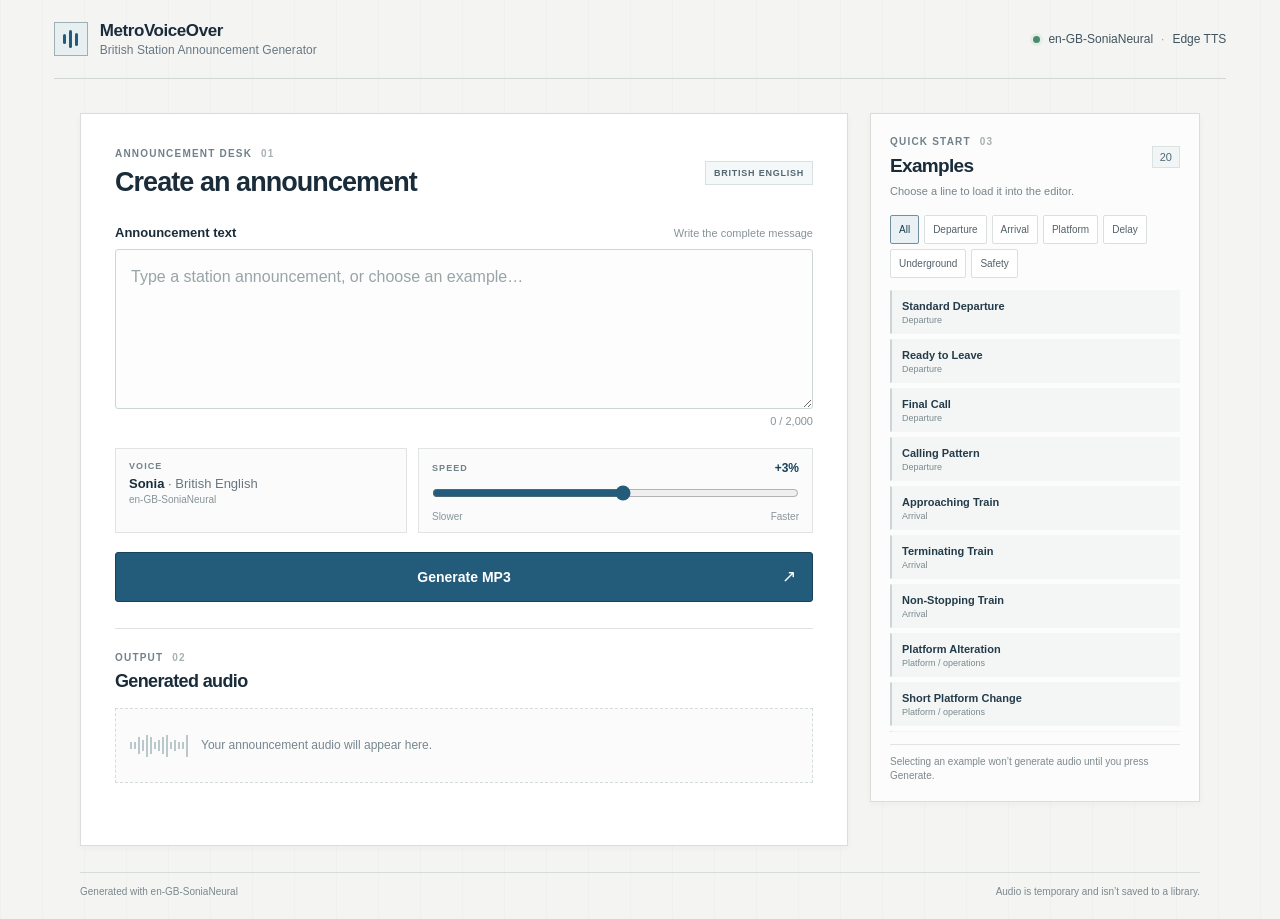
<file: index.html>
<!doctype html>
<html lang="en-GB">
  <head>
    <meta charset="utf-8" />
    <meta name="viewport" content="width=device-width, initial-scale=1, viewport-fit=cover" />
    <meta name="theme-color" content="#f4f5f3" />
    <meta name="description" content="Generate British railway and Underground station announcements with Sonia neural speech." />
    <title>MetroVoiceOver — British Station Announcement Generator</title>
    <link rel="icon" type="image/svg+xml" href="/favicon.svg" />
    <link rel="stylesheet" href="/styles.css" />
    <script type="module" src="/app.js"></script>
  </head>
  <body>
    <div class="app-shell">
      <header class="site-header">
        <a class="brand" href="/" aria-label="MetroVoiceOver home">
          <span class="brand-mark" aria-hidden="true"><span></span><span></span><span></span></span>
          <span class="brand-copy">
            <span class="brand-name">MetroVoiceOver</span>
            <span class="brand-description">British Station Announcement Generator</span>
          </span>
        </a>
        <div class="voice-status">
          <span class="status-light" aria-hidden="true"></span>
          <span>en-GB-SoniaNeural</span>
          <span class="status-divider" aria-hidden="true">·</span>
          <span>Edge TTS</span>
        </div>
      </header>

      <main class="workbench">
        <section class="editor-panel" aria-labelledby="editor-title">
          <div class="panel-heading">
            <div>
              <p class="eyebrow">ANNOUNCEMENT DESK <span>01</span></p>
              <h1 id="editor-title">Create an announcement</h1>
            </div>
            <span class="language-tag">BRITISH ENGLISH</span>
          </div>

          <form id="announcementForm" novalidate>
            <div class="field-heading">
              <label for="announcementText">Announcement text</label>
              <span class="field-hint">Write the complete message</span>
            </div>
            <textarea
              id="announcementText"
              name="text"
              maxlength="2000"
              rows="5"
              placeholder="Type a station announcement, or choose an example…"
              aria-describedby="characterCount inputError"
              required
            ></textarea>
            <div class="editor-meta">
              <span id="inputError" class="input-error" role="status" aria-live="polite"></span>
              <span id="characterCount" class="character-count">0 / 2,000</span>
            </div>

            <div class="voice-controls">
              <div class="voice-card">
                <span class="control-label">VOICE</span>
                <span class="voice-name">Sonia <span>· British English</span></span>
                <span class="voice-code">en-GB-SoniaNeural</span>
              </div>
              <div class="speed-card">
                <div class="speed-heading">
                  <label class="control-label" for="rateRange">SPEED</label>
                  <output id="rateValue" for="rateRange">+3%</output>
                </div>
                <input id="rateRange" type="range" min="-10" max="15" step="1" value="3" aria-label="Speech speed" />
                <div class="range-labels"><span>Slower</span><span>Faster</span></div>
              </div>
            </div>

            <button id="generateButton" class="generate-button" type="submit">
              <span class="button-spinner" aria-hidden="true"></span>
              <span class="generate-label">Generate MP3</span>
              <span class="button-arrow" aria-hidden="true">↗</span>
            </button>
          </form>

          <section class="audio-section" aria-labelledby="audio-title" aria-live="polite">
            <div class="section-rule"></div>
            <div class="audio-heading">
              <div>
                <p class="eyebrow">OUTPUT <span>02</span></p>
                <h2 id="audio-title">Generated audio</h2>
              </div>
              <span id="audioFormat" class="format-tag" hidden>MP3 · SONIA</span>
            </div>

            <div id="audioEmpty" class="audio-empty">
              <span class="empty-wave" aria-hidden="true"><i></i><i></i><i></i><i></i><i></i><i></i><i></i><i></i><i></i><i></i><i></i><i></i><i></i><i></i><i></i></span>
              <p>Your announcement audio will appear here.</p>
            </div>

            <div id="audioResult" class="audio-result" hidden>
              <div class="player-row">
                <button id="playButton" class="play-button" type="button" aria-label="Play announcement" disabled>▶</button>
                <div class="timeline-wrap">
                  <input id="audioProgress" class="audio-progress" type="range" min="0" max="1000" value="0" aria-label="Audio position" disabled />
                  <div class="time-row"><span id="currentTime">0:00</span><span id="duration">0:00</span></div>
                </div>
              </div>
              <div class="audio-actions">
                <button id="replayButton" class="secondary-button" type="button" disabled><span aria-hidden="true">↺</span> Replay</button>
                <a id="downloadButton" class="download-button" href="#" download aria-disabled="true"><span aria-hidden="true">↓</span> Download MP3</a>
              </div>
            </div>
            <p id="liveMessage" class="live-message" role="status" aria-live="polite"></p>
            <audio id="audioElement" class="visually-hidden" preload="metadata" aria-hidden="true"></audio>
          </section>
        </section>

        <aside class="examples-panel" aria-labelledby="examples-title">
          <div class="examples-heading">
            <div>
              <p class="eyebrow">QUICK START <span>03</span></p>
              <h2 id="examples-title">Examples</h2>
            </div>
            <span id="exampleCount" class="example-count">20</span>
          </div>
          <p class="examples-intro">Choose a line to load it into the editor.</p>
          <div id="categoryFilters" class="category-filters" role="group" aria-label="Filter examples"></div>
          <div id="exampleList" class="example-list"></div>
          <p class="examples-note">Selecting an example won’t generate audio until you press Generate.</p>
        </aside>
      </main>

      <footer class="site-footer">
        <span>Generated with en-GB-SoniaNeural</span>
        <span>Audio is temporary and isn’t saved to a library.</span>
      </footer>
    </div>
  </body>
</html>
</file>
<file: styles.css>
:root {
  color-scheme: light;
  font-family: Inter, "Segoe UI", Roboto, Helvetica, Arial, sans-serif;
  color: #1a2c3a;
  background: #f4f5f3;
  font-synthesis: none;
  text-rendering: optimizeLegibility;
  --ink: #1a2c3a;
  --muted: #687782;
  --soft-muted: #87939a;
  --line: #d9dedc;
  --surface: #fff;
  --accent: #235c7b;
  --accent-dark: #17425c;
  --accent-soft: #eaf1f4;
  --danger: #a33c35;
}

* { box-sizing: border-box; }

html { min-width: 320px; min-height: 100%; }

body {
  min-width: 320px;
  min-height: 100vh;
  margin: 0;
  background:
    linear-gradient(90deg, rgba(26, 44, 58, 0.018) 1px, transparent 1px) 0 0 / 42px 42px,
    #f4f5f3;
}

button, textarea, input, a { font: inherit; }
button { color: inherit; }
button:focus-visible, a:focus-visible, textarea:focus-visible, input:focus-visible {
  outline: 3px solid rgba(35, 92, 123, 0.34);
  outline-offset: 2px;
}
[hidden] { display: none !important; }

.app-shell {
  width: min(100%, 1360px);
  min-height: 100vh;
  margin: 0 auto;
  padding: 0 clamp(18px, 4.2vw, 56px) max(16px, env(safe-area-inset-bottom));
  display: flex;
  flex-direction: column;
}

.site-header {
  min-height: 79px;
  display: flex;
  align-items: center;
  justify-content: space-between;
  gap: 24px;
  border-bottom: 1px solid #cfd6d4;
}

.brand {
  display: inline-flex;
  align-items: center;
  gap: 12px;
  color: inherit;
  text-decoration: none;
}

.brand-mark {
  width: 34px;
  height: 34px;
  display: flex;
  align-items: center;
  justify-content: center;
  gap: 3px;
  border: 1px solid #9eafb6;
  background: #e8eff1;
}

.brand-mark span { width: 3px; border-radius: 2px; background: var(--accent); }
.brand-mark span:nth-child(1) { height: 10px; }
.brand-mark span:nth-child(2) { height: 18px; }
.brand-mark span:nth-child(3) { height: 13px; }
.brand-copy { display: grid; gap: 2px; }
.brand-name { font-size: 17px; font-weight: 720; letter-spacing: -0.025em; }
.brand-description { color: var(--muted); font-size: 12px; letter-spacing: 0.005em; }

.voice-status {
  display: inline-flex;
  align-items: center;
  gap: 8px;
  color: #41535f;
  font-size: 12px;
  white-space: nowrap;
}

.status-light { width: 7px; height: 7px; border-radius: 50%; background: #4d8a6d; box-shadow: 0 0 0 3px #e2eee6; }
.status-divider { color: #9aa4a8; }

.workbench {
  width: min(100%, 1120px);
  margin: 34px auto 26px;
  display: grid;
  grid-template-columns: minmax(0, 1fr) minmax(285px, 330px);
  align-items: start;
  gap: 22px;
}

.editor-panel, .examples-panel {
  min-width: 0;
  border: 1px solid var(--line);
  background: var(--surface);
  box-shadow: 0 2px 7px rgba(25, 43, 53, 0.035);
}

.editor-panel { padding: clamp(22px, 3vw, 34px); }
.panel-heading, .audio-heading, .examples-heading { display: flex; align-items: center; justify-content: space-between; gap: 16px; }
.panel-heading { margin-bottom: 27px; }
.eyebrow {
  margin: 0 0 7px;
  color: #71818b;
  font-size: 10px;
  font-weight: 750;
  letter-spacing: 0.12em;
}
.eyebrow span { margin-left: 5px; color: #a7b0b3; font-variant-numeric: tabular-nums; }
h1, h2, p { margin-top: 0; }
h1, h2 { margin-bottom: 0; color: var(--ink); letter-spacing: -0.035em; }
h1 { font-size: clamp(22px, 2.4vw, 27px); line-height: 1.2; font-weight: 670; }
h2 { font-size: 18px; line-height: 1.25; font-weight: 680; }
.language-tag, .format-tag {
  flex: 0 0 auto;
  padding: 6px 8px;
  border: 1px solid #d7e0e2;
  color: #526773;
  background: #f5f8f8;
  font-size: 9px;
  font-weight: 720;
  letter-spacing: 0.085em;
}

.field-heading, .editor-meta { display: flex; justify-content: space-between; align-items: baseline; gap: 12px; }
.field-heading { margin-bottom: 9px; }
.field-heading label { font-size: 13px; font-weight: 650; }
.field-hint, .character-count { color: var(--soft-muted); font-size: 11px; font-variant-numeric: tabular-nums; }
.character-count.is-near-limit { color: #9a5a24; }
textarea {
  display: block;
  width: 100%;
  min-height: 150px;
  resize: vertical;
  padding: 14px 15px;
  border: 1px solid #cdd6d7;
  border-radius: 3px;
  color: var(--ink);
  background: #fcfdfc;
  font-size: 16px;
  line-height: 1.62;
  transition: border-color 120ms ease, box-shadow 120ms ease;
}
textarea::placeholder { color: #99a4a8; }
textarea:focus { border-color: #64889b; box-shadow: 0 0 0 3px rgba(35, 92, 123, 0.08); outline: none; }
.editor-meta { min-height: 24px; padding-top: 6px; }
.input-error { color: var(--danger); font-size: 12px; }
.character-count { margin-left: auto; }

.voice-controls {
  display: grid;
  grid-template-columns: minmax(165px, 0.85fr) minmax(205px, 1.15fr);
  gap: 11px;
  margin: 15px 0 19px;
}
.voice-card, .speed-card { min-width: 0; min-height: 79px; padding: 12px 13px 10px; border: 1px solid #e0e5e3; background: #fafbfa; }
.control-label { display: block; color: #73818a; font-size: 9px; font-weight: 750; letter-spacing: 0.12em; }
.voice-name { display: block; margin-top: 5px; color: var(--ink); font-size: 13px; font-weight: 650; }
.voice-name span { color: var(--muted); font-weight: 450; }
.voice-code { display: block; margin-top: 3px; color: #87939a; font-size: 10px; }
.speed-heading { display: flex; justify-content: space-between; align-items: center; }
.speed-heading .control-label { display: inline; }
.speed-heading output { color: var(--accent-dark); font-size: 12px; font-weight: 700; font-variant-numeric: tabular-nums; }
input[type="range"] { width: 100%; height: 28px; margin: 4px 0 0; accent-color: var(--accent); cursor: pointer; }
.range-labels { display: flex; justify-content: space-between; color: #89959a; font-size: 10px; }

.generate-button {
  position: relative;
  width: 100%;
  min-height: 50px;
  display: flex;
  align-items: center;
  justify-content: center;
  gap: 9px;
  border: 1px solid var(--accent-dark);
  border-radius: 3px;
  color: #fff;
  background: var(--accent);
  font-size: 14px;
  font-weight: 680;
  cursor: pointer;
  transition: background 130ms ease, transform 80ms ease;
}
.generate-button:hover { background: var(--accent-dark); }
.generate-button:active { transform: translateY(1px); }
.generate-button:disabled { background: #617b89; cursor: wait; }
.button-arrow { position: absolute; right: 16px; top: 50%; transform: translateY(-52%); font-size: 17px; font-weight: 400; }
.button-spinner { display: none; width: 14px; height: 14px; border: 2px solid rgba(255,255,255,.42); border-top-color: #fff; border-radius: 50%; animation: spin .7s linear infinite; }
.is-generating .button-spinner { display: inline-block; }
.is-generating .button-arrow { display: none; }
@keyframes spin { to { transform: rotate(360deg); } }

.audio-section { margin-top: 26px; }
.section-rule { height: 1px; margin-bottom: 23px; background: #dfe4e2; }
.audio-heading { margin-bottom: 16px; }
.format-tag { color: #466477; background: #f1f6f7; }
.audio-empty {
  min-height: 75px;
  display: flex;
  align-items: center;
  gap: 13px;
  padding: 12px 14px;
  border: 1px dashed #d5dddc;
  background: #fafbfa;
}
.audio-empty p { margin: 0; color: #78868e; font-size: 12px; line-height: 1.45; }
.empty-wave { height: 26px; display: inline-flex; align-items: center; gap: 2px; }
.empty-wave i { width: 2px; height: 7px; background: #bac8cc; }
.empty-wave i:nth-child(3n) { height: 17px; }
.empty-wave i:nth-child(4n) { height: 11px; }
.empty-wave i:nth-child(5n) { height: 22px; }
.audio-result { padding: 15px 15px 13px; border: 1px solid #d6dfdf; background: #f8faf9; }
.player-row { display: flex; align-items: center; gap: 13px; }
.play-button {
  width: 43px;
  height: 43px;
  flex: 0 0 43px;
  border: 1px solid #b9cbd0;
  border-radius: 50%;
  color: var(--accent-dark);
  background: #edf3f4;
  font-size: 16px;
  cursor: pointer;
}
.play-button:disabled, .secondary-button:disabled { opacity: .48; cursor: default; }
.timeline-wrap { min-width: 0; flex: 1; }
.audio-progress { display: block; width: 100%; height: 28px; margin: 0; }
.time-row { display: flex; justify-content: space-between; margin-top: 2px; color: #70808a; font-size: 10px; font-variant-numeric: tabular-nums; }
.audio-actions { display: flex; justify-content: space-between; align-items: center; gap: 10px; margin-top: 13px; padding-top: 11px; border-top: 1px solid #e0e6e4; }
.secondary-button, .download-button {
  min-height: 38px;
  display: inline-flex;
  align-items: center;
  justify-content: center;
  gap: 7px;
  padding: 0 11px;
  border: 1px solid #cbd5d5;
  border-radius: 3px;
  color: #354d5b;
  background: #fff;
  font-size: 12px;
  font-weight: 620;
  text-decoration: none;
  cursor: pointer;
}
.secondary-button span, .download-button span { font-size: 15px; }
.download-button { border-color: var(--accent); color: #fff; background: var(--accent); }
.download-button:hover { background: var(--accent-dark); }
.download-button[aria-disabled="true"] { opacity: .5; pointer-events: none; }
.live-message { min-height: 18px; margin: 10px 0 0; color: #526875; font-size: 12px; }
.live-message[data-state="error"] { color: var(--danger); }
.visually-hidden { position: absolute; width: 1px; height: 1px; padding: 0; margin: -1px; overflow: hidden; clip: rect(0, 0, 0, 0); white-space: nowrap; border: 0; }

.examples-panel { padding: 22px 19px 17px; background: #fbfcfb; }
.examples-heading { margin-bottom: 6px; }
.examples-heading h2 { font-size: 19px; }
.example-count { min-width: 27px; padding: 4px 7px; border: 1px solid #d9e1e1; color: #506977; background: #f1f5f5; text-align: center; font-size: 11px; font-variant-numeric: tabular-nums; }
.examples-intro { margin: 0 0 15px; color: #78858c; font-size: 11px; line-height: 1.45; }
.category-filters { display: flex; flex-wrap: wrap; gap: 5px; margin-bottom: 12px; }
.category-filter {
  min-height: 29px;
  padding: 0 8px;
  border: 1px solid #d9e0df;
  border-radius: 2px;
  color: #52616a;
  background: #fff;
  font-size: 10px;
  cursor: pointer;
}
.category-filter[aria-pressed="true"] { border-color: #718f9e; color: #173d53; background: #eaf1f4; }
.example-list { display: grid; gap: 5px; max-height: 442px; overflow-y: auto; overscroll-behavior: contain; scrollbar-color: #c9d3d3 transparent; scrollbar-width: thin; }
.example-button {
  width: 100%;
  min-width: 0;
  display: block;
  padding: 9px 10px 8px;
  border: 1px solid transparent;
  border-left: 2px solid #cad5d8;
  color: inherit;
  background: #f3f6f5;
  text-align: left;
  cursor: pointer;
  transition: background 110ms ease, border-color 110ms ease;
}
.example-button:hover, .example-button:focus-visible { border-color: #c8d8dc; border-left-color: var(--accent); background: #edf3f4; }
.example-button[aria-pressed="true"] { border-color: #acc3cc; border-left-color: var(--accent); background: #e9f1f3; }
.example-title { display: block; overflow: hidden; color: #243b49; font-size: 11px; font-weight: 680; text-overflow: ellipsis; white-space: nowrap; }
.example-category { display: block; margin-top: 3px; overflow: hidden; color: #7b898f; font-size: 9px; text-overflow: ellipsis; white-space: nowrap; }
.examples-note { margin: 12px 0 0; padding-top: 10px; border-top: 1px solid #e0e5e3; color: #7d898f; font-size: 10px; line-height: 1.45; }

.site-footer {
  width: min(100%, 1120px);
  margin: auto auto 0;
  padding: 12px 0 4px;
  display: flex;
  justify-content: space-between;
  gap: 16px;
  border-top: 1px solid #d5dcda;
  color: #7b878d;
  font-size: 10px;
  line-height: 1.4;
}

@media (max-width: 820px) {
  .workbench { grid-template-columns: minmax(0, 1fr) minmax(245px, 290px); gap: 14px; }
  .editor-panel { padding: 23px 21px; }
  .examples-panel { padding-inline: 15px; }
  .voice-controls { grid-template-columns: 1fr; }
  .voice-card { min-height: 72px; }
}

@media (max-width: 680px) {
  .app-shell { padding-inline: 16px; }
  .site-header { min-height: 72px; gap: 10px; }
  .brand { gap: 9px; }
  .brand-mark { width: 31px; height: 31px; }
  .brand-name { font-size: 16px; }
  .brand-description { font-size: 10px; }
  .voice-status { gap: 6px; font-size: 10px; }
  .workbench { width: 100%; margin: 17px auto 22px; grid-template-columns: minmax(0, 1fr); gap: 14px; }
  .editor-panel { padding: 20px 17px 17px; }
  .panel-heading { margin-bottom: 20px; }
  .language-tag { display: none; }
  h1 { font-size: 22px; }
  h2 { font-size: 17px; }
  textarea { min-height: 150px; padding: 12px; }
  .voice-controls { grid-template-columns: minmax(0, 0.9fr) minmax(0, 1.1fr); gap: 8px; margin: 12px 0 15px; }
  .voice-card, .speed-card { min-height: 82px; padding: 10px; }
  .voice-name { font-size: 12px; }
  .voice-name span { display: block; margin-top: 2px; }
  .voice-code { font-size: 9px; }
  .generate-button { min-height: 50px; }
  .audio-section { margin-top: 21px; }
  .section-rule { margin-bottom: 19px; }
  .audio-empty { min-height: 66px; }
  .examples-panel { padding: 17px 15px 14px; }
  .examples-intro { margin-bottom: 11px; }
  .category-filters { gap: 5px; margin-bottom: 10px; }
  .category-filter { min-height: 32px; padding-inline: 8px; }
  .example-list { max-height: 300px; grid-template-columns: repeat(2, minmax(0, 1fr)); }
  .example-button { min-height: 49px; padding: 8px 8px 7px; }
  .example-title { font-size: 10px; }
  .example-category { font-size: 8px; }
  .site-footer { margin-top: auto; flex-direction: column; gap: 3px; padding-top: 10px; }
}

@media (max-width: 370px) {
  .app-shell { padding-inline: 12px; }
  .voice-status { font-size: 9px; }
  .voice-controls { grid-template-columns: 1fr; }
  .voice-name span { display: inline; }
  .voice-card { min-height: 70px; }
  .panel-heading { align-items: flex-start; }
  .language-tag { max-width: 92px; text-align: center; line-height: 1.35; }
}

@media (prefers-reduced-motion: reduce) {
  *, *::before, *::after { scroll-behavior: auto !important; animation-duration: .01ms !important; animation-iteration-count: 1 !important; transition-duration: .01ms !important; }
}
</file>
